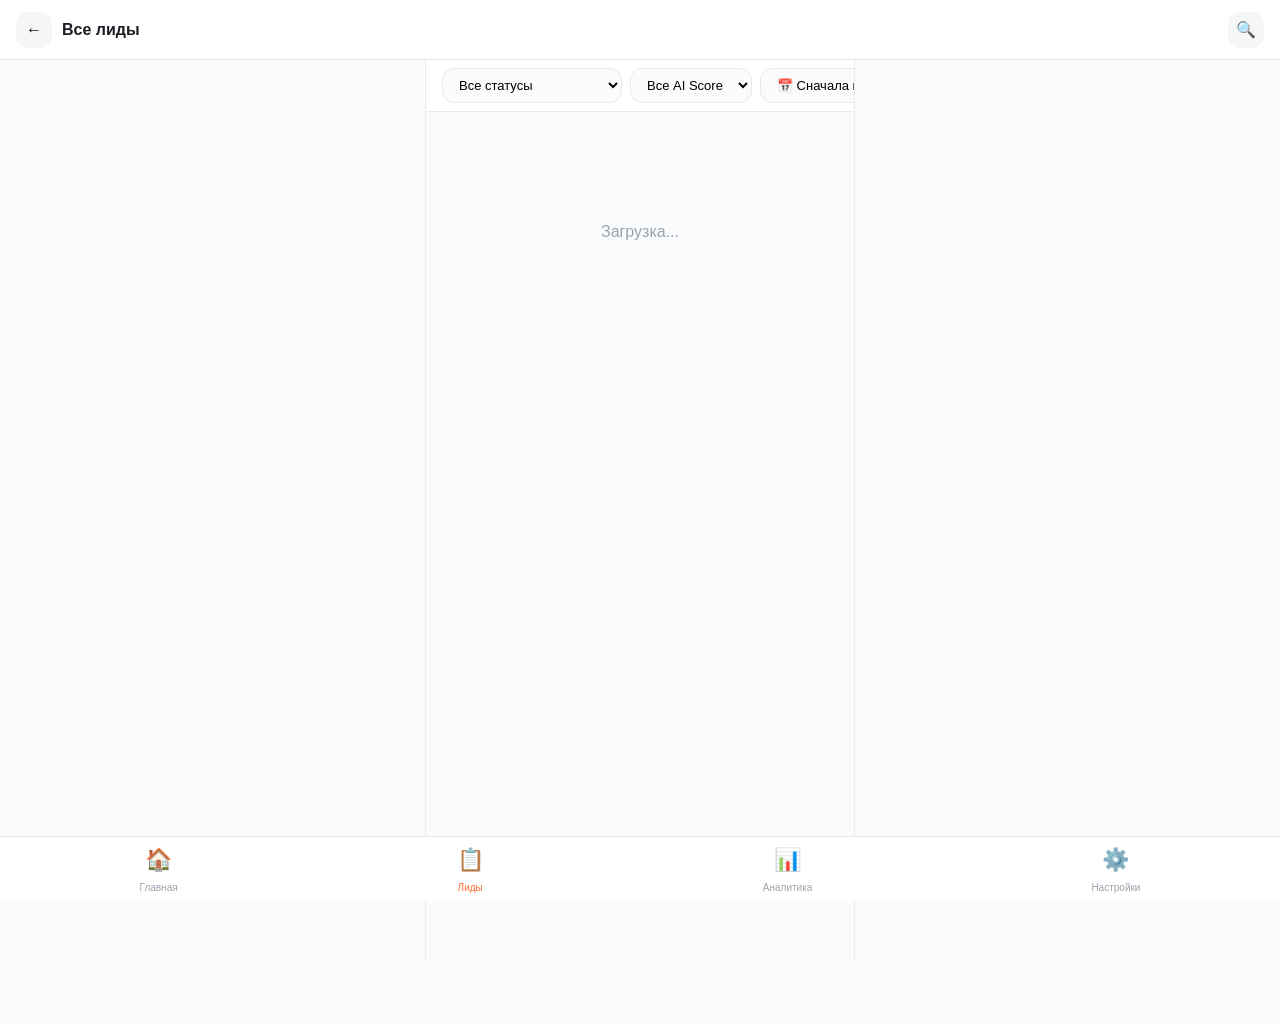
<file: mini-app/leads.html>
<!DOCTYPE html>
<html lang="ru">
<head>
    <meta charset="UTF-8">
    <meta name="viewport" content="width=device-width, initial-scale=1.0, user-scalable=no">
    <title>Лиды - Realty CRM</title>
    <script src="https://telegram.org/js/telegram-web-app.js"></script>
    <link rel="stylesheet" href="css/main.css">
</head>
<body>
    <div id="app">
        <header class="app-header">
            <div class="header-left">
                <button class="icon-btn" onclick="history.back()">←</button>
                <div class="brand"><h1>Все лиды</h1></div>
            </div>
            <div class="header-right">
                <button class="icon-btn" id="filterBtn">🔍</button>
            </div>
        </header>

        <div class="filter-bar" id="filterBar">
            <select id="statusFilter" onchange="applyFilters()">
                <option value="">Все статусы</option>
                <option value="new">🆕 Новые</option>
                <option value="contacted">📞 Связались</option>
                <option value="qualified">✅ Квалифицированы</option>
                <option value="converted">💰 Конвертированы</option>
                <option value="rejected">❌ Отклонены</option>
            </select>
            <select id="scoreFilter" onchange="applyFilters()">
                <option value="">Все AI Score</option>
                <option value="0.8">🔥 >80%</option>
                <option value="0.6">⭐ >60%</option>
                <option value="0.4">📊 >40%</option>
            </select>
            <select id="sortFilter" onchange="applyFilters()">
                <option value="created_at:desc">📅 Сначала новые</option>
                <option value="ai_score:desc">🤖 По AI Score</option>
                <option value="priority:desc">⚡ По приоритету</option>
            </select>
        </div>

        <section class="leads-full" id="leadsFull">
            <div class="loading">Загрузка...</div>
        </section>

        <div class="pagination" id="pagination"></div>

        <nav class="bottom-nav">
            <a href="index.html" class="nav-item"><span class="nav-icon">🏠</span><span class="nav-label">Главная</span></a>
            <a href="leads.html" class="nav-item active"><span class="nav-icon">📋</span><span class="nav-label">Лиды</span></a>
            <a href="analytics.html" class="nav-item"><span class="nav-icon">📊</span><span class="nav-label">Аналитика</span></a>
            <a href="settings.html" class="nav-item"><span class="nav-icon">⚙️</span><span class="nav-label">Настройки</span></a>
        </nav>
    </div>

    <div class="modal" id="leadModal">
        <div class="modal-content">
            <div class="modal-header">
                <h3 id="modalTitle">Детали лида</h3>
                <button class="modal-close" onclick="closeModal()">✕</button>
            </div>
            <div class="modal-body" id="modalBody"></div>
            <div class="modal-footer">
                <button class="btn btn-primary" onclick="takeLead()">✅ Взять в работу</button>
                <button class="btn btn-secondary" onclick="changeStatus()">🔄 Статус</button>
                <button class="btn btn-success" onclick="syncToCRM()">📤 В CRM</button>
            </div>
        </div>
    </div>

    <script src="js/telegram.js"></script>
    <script src="js/api.js"></script>
    <script src="js/leads.js"></script>
</body>
</html>
</file>
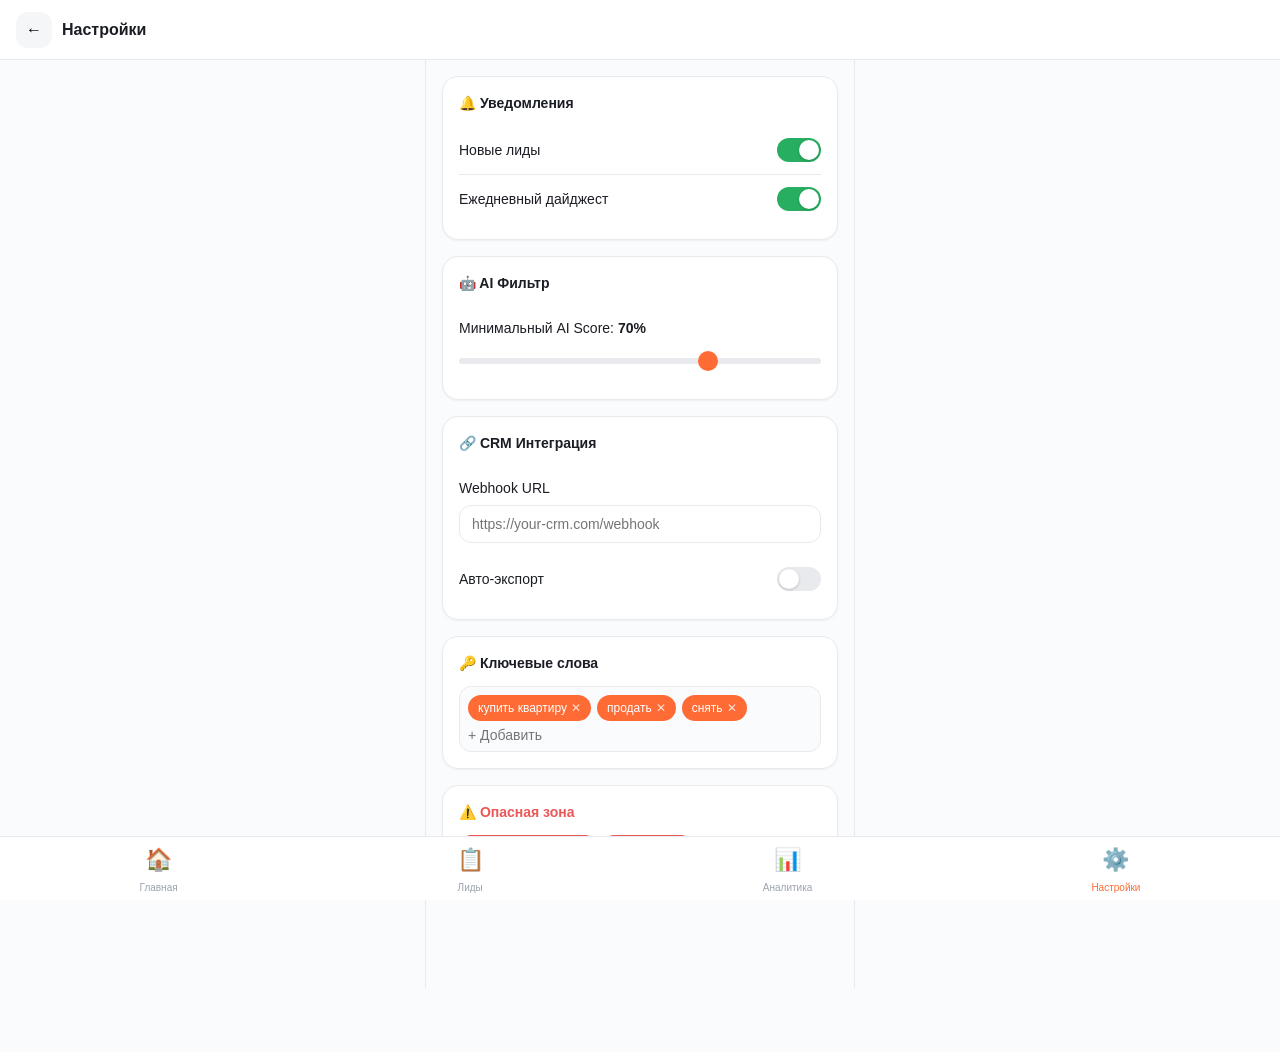
<file: mini-app/settings.html>
<!DOCTYPE html>
<html lang="ru">
<head>
    <meta charset="UTF-8">
    <meta name="viewport" content="width=device-width, initial-scale=1.0, user-scalable=no">
    <title>Настройки - Realty CRM</title>
    <script src="https://telegram.org/js/telegram-web-app.js"></script>
    <link rel="stylesheet" href="css/main.css">
</head>
<body>
    <div id="app">
        <header class="app-header">
            <div class="header-left">
                <button class="icon-btn" onclick="history.back()">←</button>
                <div class="brand"><h1>Настройки</h1></div>
            </div>
        </header>

        <section class="settings-section">
            <div class="settings-group">
                <h3>🔔 Уведомления</h3>
                <label class="switch-label">
                    <span>Новые лиды</span>
                    <input type="checkbox" id="notifyNew" checked onchange="saveSettings()">
                    <span class="switch"></span>
                </label>
                <label class="switch-label">
                    <span>Ежедневный дайджест</span>
                    <input type="checkbox" id="notifyDigest" checked onchange="saveSettings()">
                    <span class="switch"></span>
                </label>
            </div>

            <div class="settings-group">
                <h3>🤖 AI Фильтр</h3>
                <label class="range-label">
                    <span>Минимальный AI Score: <b id="thresholdValue">70%</b></span>
                    <input type="range" id="aiThreshold" min="0" max="100" value="70" oninput="updateThreshold(this.value)" onchange="saveSettings()">
                </label>
            </div>

            <div class="settings-group">
                <h3>🔗 CRM Интеграция</h3>
                <label class="input-label">
                    <span>Webhook URL</span>
                    <input type="url" id="crmWebhook" placeholder="https://your-crm.com/webhook" onchange="saveSettings()">
                </label>
                <label class="switch-label">
                    <span>Авто-экспорт</span>
                    <input type="checkbox" id="autoExport" onchange="saveSettings()">
                    <span class="switch"></span>
                </label>
            </div>

            <div class="settings-group">
                <h3>🔑 Ключевые слова</h3>
                <div class="tags-input" id="keywordsTags">
                    <span class="tag">купить квартиру<span class="tag-remove">✕</span></span>
                    <span class="tag">продать<span class="tag-remove">✕</span></span>
                    <span class="tag">снять<span class="tag-remove">✕</span></span>
                    <input type="text" id="newKeyword" placeholder="+ Добавить" onkeydown="addKeyword(event)">
                </div>
            </div>

            <div class="settings-group danger">
                <h3>⚠️ Опасная зона</h3>
                <button class="btn btn-danger" onclick="clearCache()">🗑 Очистить кэш</button>
                <button class="btn btn-danger" onclick="logout()">🚪 Выйти</button>
            </div>
        </section>

        <nav class="bottom-nav">
            <a href="index.html" class="nav-item"><span class="nav-icon">🏠</span><span class="nav-label">Главная</span></a>
            <a href="leads.html" class="nav-item"><span class="nav-icon">📋</span><span class="nav-label">Лиды</span></a>
            <a href="analytics.html" class="nav-item"><span class="nav-icon">📊</span><span class="nav-label">Аналитика</span></a>
            <a href="settings.html" class="nav-item active"><span class="nav-icon">⚙️</span><span class="nav-label">Настройки</span></a>
        </nav>
    </div>

    <script src="js/telegram.js"></script>
    <script src="js/api.js"></script>
    <script src="js/settings.js"></script>
</body>
</html>
</file>
<file: mini-app/css/main.css>
/* ─── Design System ─────────────────────────────────── */
:root {
    --primary: #FF6B35;
    --primary-dark: #E55A2B;
    --secondary: #4A90D9;
    --success: #27AE60;
    --warning: #F2C94C;
    --danger: #EB5757;
    --info: #56CCF2;
    --bg: #FAFBFC;
    --surface: #FFFFFF;
    --surface-hover: #F5F6F8;
    --border: #E8EAED;
    --text-primary: #1A1D23;
    --text-secondary: #6B7280;
    --text-muted: #9CA3AF;
    --radius-sm: 8px;
    --radius-md: 12px;
    --radius-lg: 16px;
    --shadow-sm: 0 1px 2px rgba(0,0,0,0.05);
    --shadow-md: 0 4px 12px rgba(0,0,0,0.08);
    --shadow-lg: 0 8px 24px rgba(0,0,0,0.12);
    --header-height: 60px;
    --bottom-nav-height: 64px;
    --safe-top: env(safe-area-inset-top);
    --safe-bottom: env(safe-area-inset-bottom);
}

* { margin: 0; padding: 0; box-sizing: border-box; -webkit-tap-highlight-color: transparent; }

body {
    font-family: -apple-system, BlinkMacSystemFont, 'Segoe UI', Roboto, sans-serif;
    background: var(--bg);
    color: var(--text-primary);
    line-height: 1.5;
    overflow-x: hidden;
    padding-top: var(--safe-top);
    padding-bottom: calc(var(--bottom-nav-height) + var(--safe-bottom));
}

/* ─── Header ────────────────────────────────────────── */
.app-header {
    position: fixed; top: 0; left: 0; right: 0;
    height: var(--header-height);
    background: var(--surface);
    border-bottom: 1px solid var(--border);
    display: flex; align-items: center; justify-content: space-between;
    padding: 0 16px; z-index: 100; backdrop-filter: blur(10px);
}
.header-left { display: flex; align-items: center; gap: 10px; }
.logo {
    width: 36px; height: 36px;
    background: linear-gradient(135deg, var(--primary), var(--primary-dark));
    border-radius: var(--radius-md);
    display: flex; align-items: center; justify-content: center;
    font-size: 18px;
}
.brand h1 { font-size: 16px; font-weight: 700; line-height: 1.2; }
.status { font-size: 11px; font-weight: 500; }
.status.online { color: var(--success); }
.header-right { display: flex; align-items: center; gap: 8px; }
.icon-btn {
    width: 36px; height: 36px; border: none;
    background: var(--surface-hover); border-radius: var(--radius-md);
    cursor: pointer; font-size: 16px;
    display: flex; align-items: center; justify-content: center;
    transition: all 0.2s;
}
.icon-btn:active { transform: scale(0.95); background: var(--border); }
.avatar {
    width: 36px; height: 36px; border-radius: 50%;
    background: linear-gradient(135deg, var(--secondary), var(--info));
    display: flex; align-items: center; justify-content: center; font-size: 16px;
}

/* ─── Search Bar ──────────────────────────────────── */
.search-bar {
    position: fixed; top: var(--header-height); left: 0; right: 0;
    background: var(--surface); padding: 8px 16px;
    border-bottom: 1px solid var(--border);
    display: flex; gap: 8px; z-index: 99;
    animation: slideDown 0.2s ease;
}
.search-bar input {
    flex: 1; border: 1px solid var(--border); border-radius: var(--radius-md);
    padding: 8px 12px; font-size: 14px; outline: none;
}
.search-bar input:focus { border-color: var(--primary); }
.close-search {
    width: 36px; border: none; background: none;
    font-size: 18px; color: var(--text-secondary); cursor: pointer;
}

/* ─── Filter Bar (leads page) ───────────────────────── */
.filter-bar {
    display: flex; gap: 8px; padding: 8px 16px;
    background: var(--surface); border-bottom: 1px solid var(--border);
    overflow-x: auto; -webkit-overflow-scrolling: touch;
    margin-top: var(--header-height);
}
.filter-bar select {
    border: 1px solid var(--border); border-radius: var(--radius-md);
    padding: 8px 12px; font-size: 13px; background: var(--bg);
    outline: none; flex-shrink: 0;
}

/* ─── Stats Grid ────────────────────────────────────── */
.stats-grid {
    display: grid; grid-template-columns: repeat(2, 1fr);
    gap: 12px; padding: 76px 16px 8px;
}
.stat-card {
    background: var(--surface); border-radius: var(--radius-lg);
    padding: 16px; display: flex; align-items: center; gap: 12px;
    box-shadow: var(--shadow-sm); border: 1px solid var(--border);
    transition: transform 0.2s, box-shadow 0.2s;
}
.stat-card:active { transform: scale(0.98); }
.stat-card.primary { border-left: 3px solid var(--primary); }
.stat-card.success { border-left: 3px solid var(--success); }
.stat-card.warning { border-left: 3px solid var(--warning); }
.stat-card.info { border-left: 3px solid var(--info); }
.stat-icon {
    width: 40px; height: 40px; border-radius: var(--radius-md);
    display: flex; align-items: center; justify-content: center;
    font-size: 20px; background: var(--bg);
}
.stat-info { display: flex; flex-direction: column; }
.stat-value { font-size: 22px; font-weight: 700; color: var(--text-primary); }
.stat-label { font-size: 12px; color: var(--text-secondary); }

/* ─── Quick Actions ───────────────────────────────── */
.quick-actions {
    display: flex; gap: 8px; padding: 8px 16px;
    overflow-x: auto; -webkit-overflow-scrolling: touch;
    scrollbar-width: none;
}
.quick-actions::-webkit-scrollbar { display: none; }
.action-btn {
    flex-shrink: 0; display: flex; flex-direction: column;
    align-items: center; gap: 6px; padding: 12px 16px;
    background: var(--surface); border: 1px solid var(--border);
    border-radius: var(--radius-lg); cursor: pointer;
    min-width: 80px; transition: all 0.2s;
}
.action-btn:active { background: var(--surface-hover); transform: scale(0.95); }
.action-icon { font-size: 24px; }
.action-btn span:last-child {
    font-size: 11px; font-weight: 500; color: var(--text-secondary); white-space: nowrap;
}

/* ─── Leads Section ─────────────────────────────────── */
.leads-section { padding: 8px 16px 80px; }
.section-header {
    display: flex; justify-content: space-between; align-items: center;
    margin-bottom: 12px;
}
.section-header h2 { font-size: 16px; font-weight: 600; }
.view-all {
    background: none; border: none; color: var(--primary);
    font-size: 13px; font-weight: 500; cursor: pointer;
}
.leads-list { display: flex; flex-direction: column; gap: 8px; }
.leads-full { padding: 8px 16px 80px; margin-top: var(--header-height); }

.lead-card {
    background: var(--surface); border-radius: var(--radius-lg);
    padding: 14px; border: 1px solid var(--border);
    box-shadow: var(--shadow-sm); cursor: pointer; transition: all 0.2s;
}
.lead-card:active { transform: scale(0.98); box-shadow: var(--shadow-md); }
.lead-header {
    display: flex; justify-content: space-between; align-items: flex-start;
    margin-bottom: 8px;
}
.lead-title {
    font-size: 14px; font-weight: 600; color: var(--text-primary); line-height: 1.3;
    flex: 1; margin-right: 8px;
}
.lead-score {
    padding: 4px 10px; border-radius: 20px;
    font-size: 12px; font-weight: 700; flex-shrink: 0;
}
.lead-score.high { background: #E8F5E9; color: var(--success); }
.lead-score.medium { background: #FFF3E0; color: var(--warning); }
.lead-score.low { background: #FFEBEE; color: var(--danger); }
.lead-meta { display: flex; gap: 12px; margin-bottom: 8px; }
.lead-meta span { font-size: 12px; color: var(--text-secondary); display: flex; align-items: center; gap: 4px; }
.lead-preview {
    font-size: 13px; color: var(--text-secondary); line-height: 1.4;
    display: -webkit-box; -webkit-line-clamp: 2; -webkit-box-orient: vertical;
    overflow: hidden;
}
.lead-footer {
    display: flex; justify-content: space-between; align-items: center;
    margin-top: 10px; padding-top: 10px; border-top: 1px solid var(--border);
}
.lead-status {
    padding: 4px 10px; border-radius: 20px;
    font-size: 11px; font-weight: 600; text-transform: uppercase;
}
.status-new { background: #E3F2FD; color: var(--secondary); }
.status-contacted { background: #FFF8E1; color: var(--warning); }
.status-qualified { background: #E8F5E9; color: var(--success); }
.status-converted { background: #E8F5E9; color: var(--success); }
.status-rejected { background: #FFEBEE; color: var(--danger); }
.status-archived { background: #F3F4F6; color: var(--text-muted); }
.lead-time { font-size: 11px; color: var(--text-muted); }

/* ─── Lead Detail in Modal ──────────────────────────── */
.lead-detail .detail-section { margin-bottom: 16px; }
.lead-detail .detail-section label {
    display: block; font-size: 12px; color: var(--text-muted);
    text-transform: uppercase; letter-spacing: 0.5px; margin-bottom: 4px;
}
.lead-detail .detail-section div { font-size: 14px; color: var(--text-primary); }
.lead-detail .detail-text {
    background: var(--bg); padding: 12px; border-radius: var(--radius-md);
    font-size: 13px; line-height: 1.5; white-space: pre-wrap;
}
.detail-score {
    display: inline-block; padding: 6px 16px; border-radius: 20px;
    font-size: 18px; font-weight: 700;
}
.detail-score.high { background: #E8F5E9; color: var(--success); }
.detail-score.medium { background: #FFF3E0; color: var(--warning); }

/* ─── Bottom Navigation ─────────────────────────────── */
.bottom-nav {
    position: fixed; bottom: 0; left: 0; right: 0;
    height: var(--bottom-nav-height);
    background: var(--surface); border-top: 1px solid var(--border);
    display: flex; justify-content: space-around; align-items: center;
    padding-bottom: var(--safe-bottom); z-index: 100;
}
.nav-item {
    display: flex; flex-direction: column; align-items: center; gap: 4px;
    text-decoration: none; color: var(--text-muted);
    padding: 8px 16px; transition: color 0.2s;
}
.nav-item.active { color: var(--primary); }
.nav-icon { font-size: 22px; }
.nav-label { font-size: 10px; font-weight: 500; }

/* ─── Modal ─────────────────────────────────────────── */
.modal {
    display: none; position: fixed; top: 0; left: 0; right: 0; bottom: 0;
    background: rgba(0,0,0,0.5); z-index: 200;
    align-items: flex-end; justify-content: center;
    animation: fadeIn 0.2s ease;
}
.modal.active { display: flex; }
.modal-content {
    background: var(--surface);
    border-radius: var(--radius-lg) var(--radius-lg) 0 0;
    width: 100%; max-height: 85vh; overflow-y: auto;
    animation: slideUp 0.3s ease;
}
.modal-header {
    display: flex; justify-content: space-between; align-items: center;
    padding: 16px; border-bottom: 1px solid var(--border);
}
.modal-header h3 { font-size: 16px; font-weight: 600; }
.modal-close {
    width: 32px; height: 32px; border: none;
    background: var(--surface-hover); border-radius: 50%;
    cursor: pointer; font-size: 16px;
}
.modal-body { padding: 16px; }
.modal-footer {
    display: flex; gap: 8px; padding: 12px 16px 24px;
    border-top: 1px solid var(--border);
}

/* ─── Buttons ───────────────────────────────────────── */
.btn {
    flex: 1; padding: 12px; border: none; border-radius: var(--radius-md);
    font-size: 14px; font-weight: 600; cursor: pointer; transition: all 0.2s;
}
.btn:active { transform: scale(0.97); }
.btn-primary { background: var(--primary); color: white; }
.btn-secondary { background: var(--surface-hover); color: var(--text-primary); border: 1px solid var(--border); }
.btn-success { background: var(--success); color: white; }
.btn-danger { background: var(--danger); color: white; }

/* ─── Pagination ────────────────────────────────────── */
.pagination {
    display: flex; justify-content: center; gap: 8px;
    padding: 16px;
}
.pagination button {
    padding: 8px 16px; border: 1px solid var(--border);
    background: var(--surface); border-radius: var(--radius-md);
    cursor: pointer; font-size: 14px;
}
.pagination button.active { background: var(--primary); color: white; border-color: var(--primary); }
.pagination button:disabled { opacity: 0.5; cursor: not-allowed; }

/* ─── Analytics Charts ──────────────────────────────── */
.analytics-section { padding: 76px 16px 80px; }
.chart-card {
    background: var(--surface); border-radius: var(--radius-lg);
    padding: 16px; margin-bottom: 16px; border: 1px solid var(--border);
    box-shadow: var(--shadow-sm);
}
.chart-card h3 { font-size: 14px; font-weight: 600; margin-bottom: 12px; }
.chart-card canvas { max-height: 250px; }

.stats-table {
    background: var(--surface); border-radius: var(--radius-lg);
    padding: 16px; border: 1px solid var(--border); box-shadow: var(--shadow-sm);
}
.stats-table h3 { font-size: 14px; font-weight: 600; margin-bottom: 12px; }
.stats-table table { width: 100%; border-collapse: collapse; }
.stats-table th, .stats-table td {
    padding: 10px; text-align: left; font-size: 13px;
    border-bottom: 1px solid var(--border);
}
.stats-table th { color: var(--text-muted); font-weight: 500; text-transform: uppercase; font-size: 11px; }
.stats-table td { color: var(--text-primary); }
.stats-table tr:last-child th, .stats-table tr:last-child td { border-bottom: none; }

/* ─── Settings ──────────────────────────────────────── */
.settings-section { padding: 76px 16px 80px; }
.settings-group {
    background: var(--surface); border-radius: var(--radius-lg);
    padding: 16px; margin-bottom: 16px; border: 1px solid var(--border);
    box-shadow: var(--shadow-sm);
}
.settings-group h3 { font-size: 14px; font-weight: 600; margin-bottom: 12px; color: var(--text-primary); }
.settings-group.danger h3 { color: var(--danger); }

.switch-label {
    display: flex; justify-content: space-between; align-items: center;
    padding: 12px 0; border-bottom: 1px solid var(--border); cursor: pointer;
}
.switch-label:last-child { border-bottom: none; }
.switch-label span:first-child { font-size: 14px; }
.switch-label input { display: none; }
.switch {
    width: 44px; height: 24px; background: var(--border); border-radius: 12px;
    position: relative; transition: background 0.2s; flex-shrink: 0;
}
.switch::after {
    content: ''; position: absolute; width: 20px; height: 20px;
    background: white; border-radius: 50%; top: 2px; left: 2px;
    transition: transform 0.2s; box-shadow: 0 1px 3px rgba(0,0,0,0.2);
}
.switch-label input:checked + .switch { background: var(--success); }
.switch-label input:checked + .switch::after { transform: translateX(20px); }

.range-label {
    display: block; padding: 12px 0;
}
.range-label span { display: block; font-size: 14px; margin-bottom: 8px; }
.range-label input[type="range"] {
    width: 100%; -webkit-appearance: none; height: 6px;
    background: var(--border); border-radius: 3px; outline: none;
}
.range-label input[type="range"]::-webkit-slider-thumb {
    -webkit-appearance: none; width: 20px; height: 20px;
    background: var(--primary); border-radius: 50%; cursor: pointer;
}

.input-label {
    display: block; padding: 12px 0;
}
.input-label span { display: block; font-size: 14px; margin-bottom: 6px; }
.input-label input {
    width: 100%; padding: 10px 12px; border: 1px solid var(--border);
    border-radius: var(--radius-md); font-size: 14px; outline: none;
}
.input-label input:focus { border-color: var(--primary); }

.tags-input {
    display: flex; flex-wrap: wrap; gap: 6px;
    padding: 8px; border: 1px solid var(--border);
    border-radius: var(--radius-md); background: var(--bg);
}
.tag {
    display: inline-flex; align-items: center; gap: 4px;
    padding: 4px 10px; background: var(--primary); color: white;
    border-radius: 20px; font-size: 12px; font-weight: 500;
}
.tag-remove { cursor: pointer; opacity: 0.8; }
.tag-remove:hover { opacity: 1; }
.tags-input input {
    border: none; background: transparent; outline: none;
    font-size: 14px; flex: 1; min-width: 80px;
}

/* ─── Animations ────────────────────────────────────── */
@keyframes slideDown {
    from { transform: translateY(-100%); opacity: 0; }
    to { transform: translateY(0); opacity: 1; }
}
@keyframes slideUp {
    from { transform: translateY(100%); }
    to { transform: translateY(0); }
}
@keyframes fadeIn {
    from { opacity: 0; }
    to { opacity: 1; }
}

/* ─── Loading & Empty ───────────────────────────────── */
.loading { text-align: center; padding: 40px; color: var(--text-muted); }
.empty-state { text-align: center; padding: 60px 20px; }
.empty-state-icon { font-size: 64px; margin-bottom: 16px; }
.empty-state h3 { font-size: 16px; font-weight: 600; margin-bottom: 8px; }
.empty-state p { font-size: 14px; color: var(--text-secondary); }

/* ─── Responsive ────────────────────────────────────── */
@media (min-width: 768px) {
    #app {
        max-width: 430px; margin: 0 auto;
        border-left: 1px solid var(--border); border-right: 1px solid var(--border);
        min-height: 100vh;
    }
}
</file>
